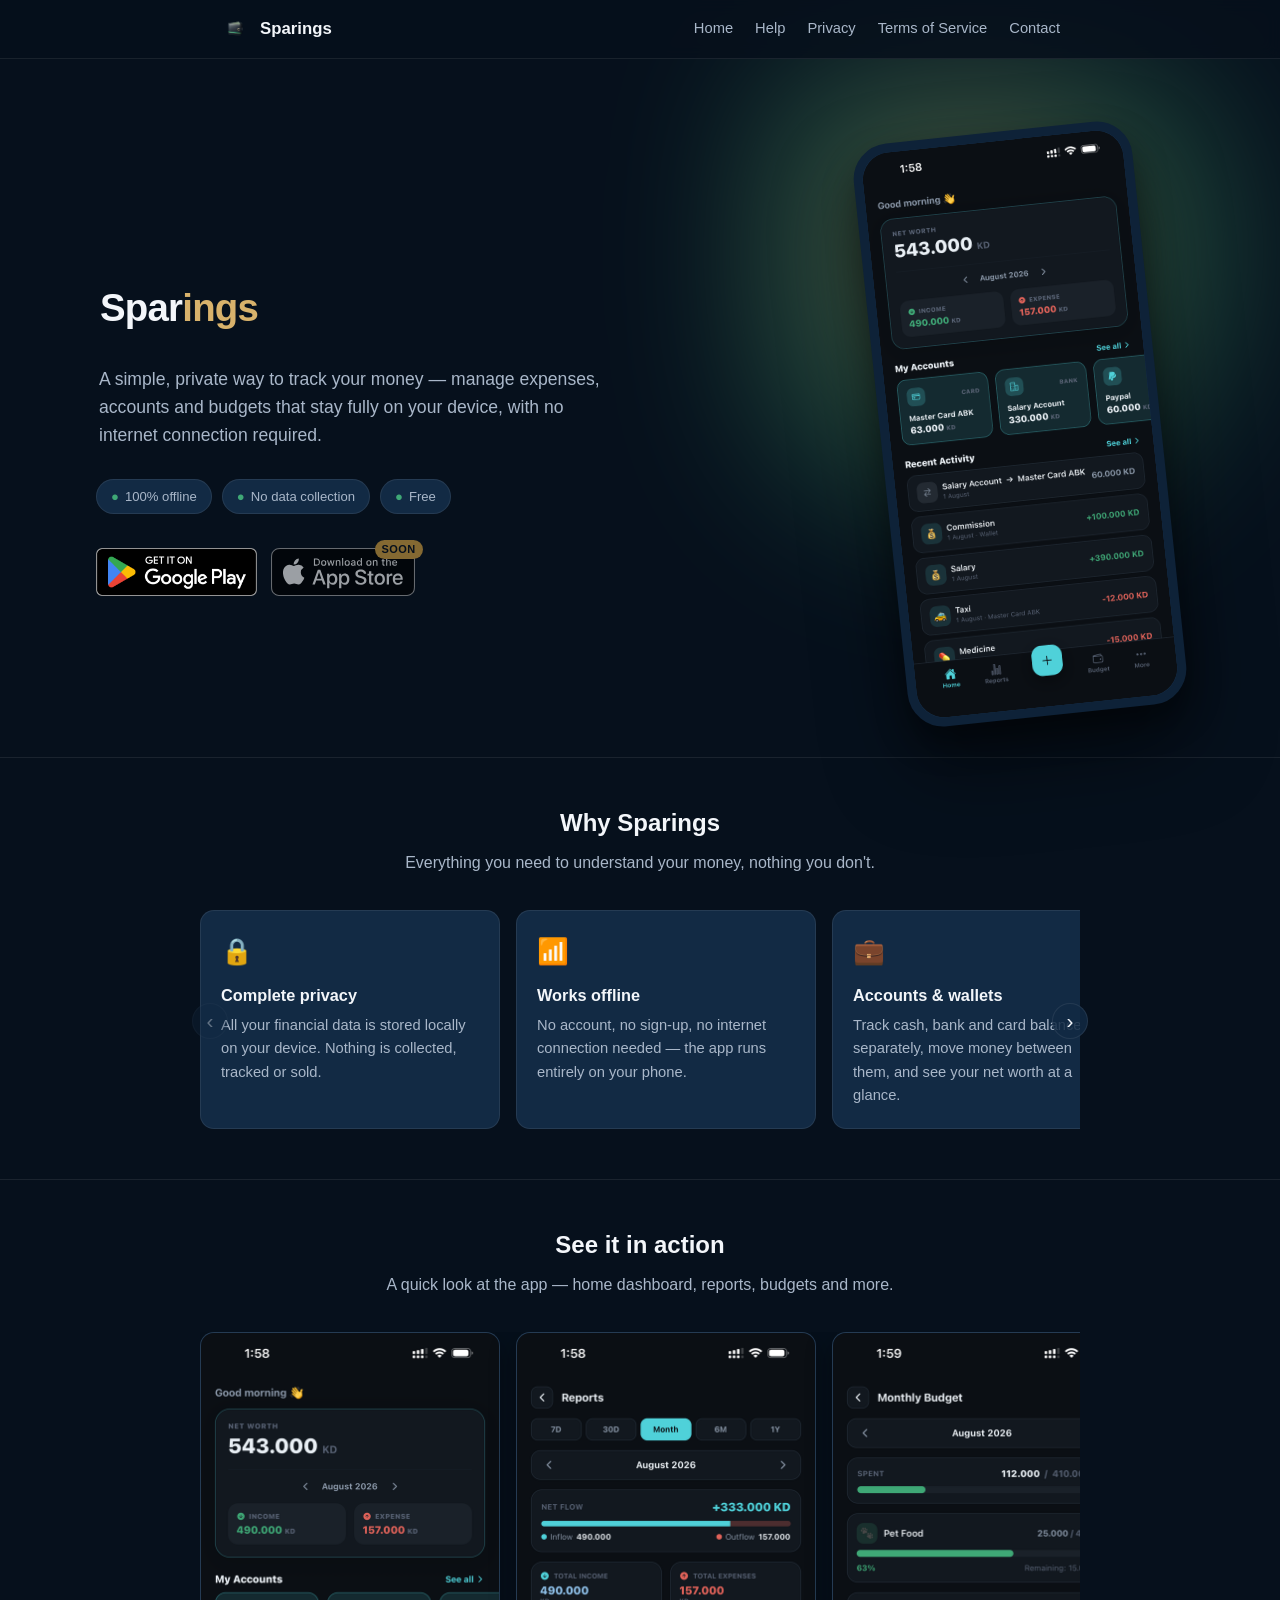
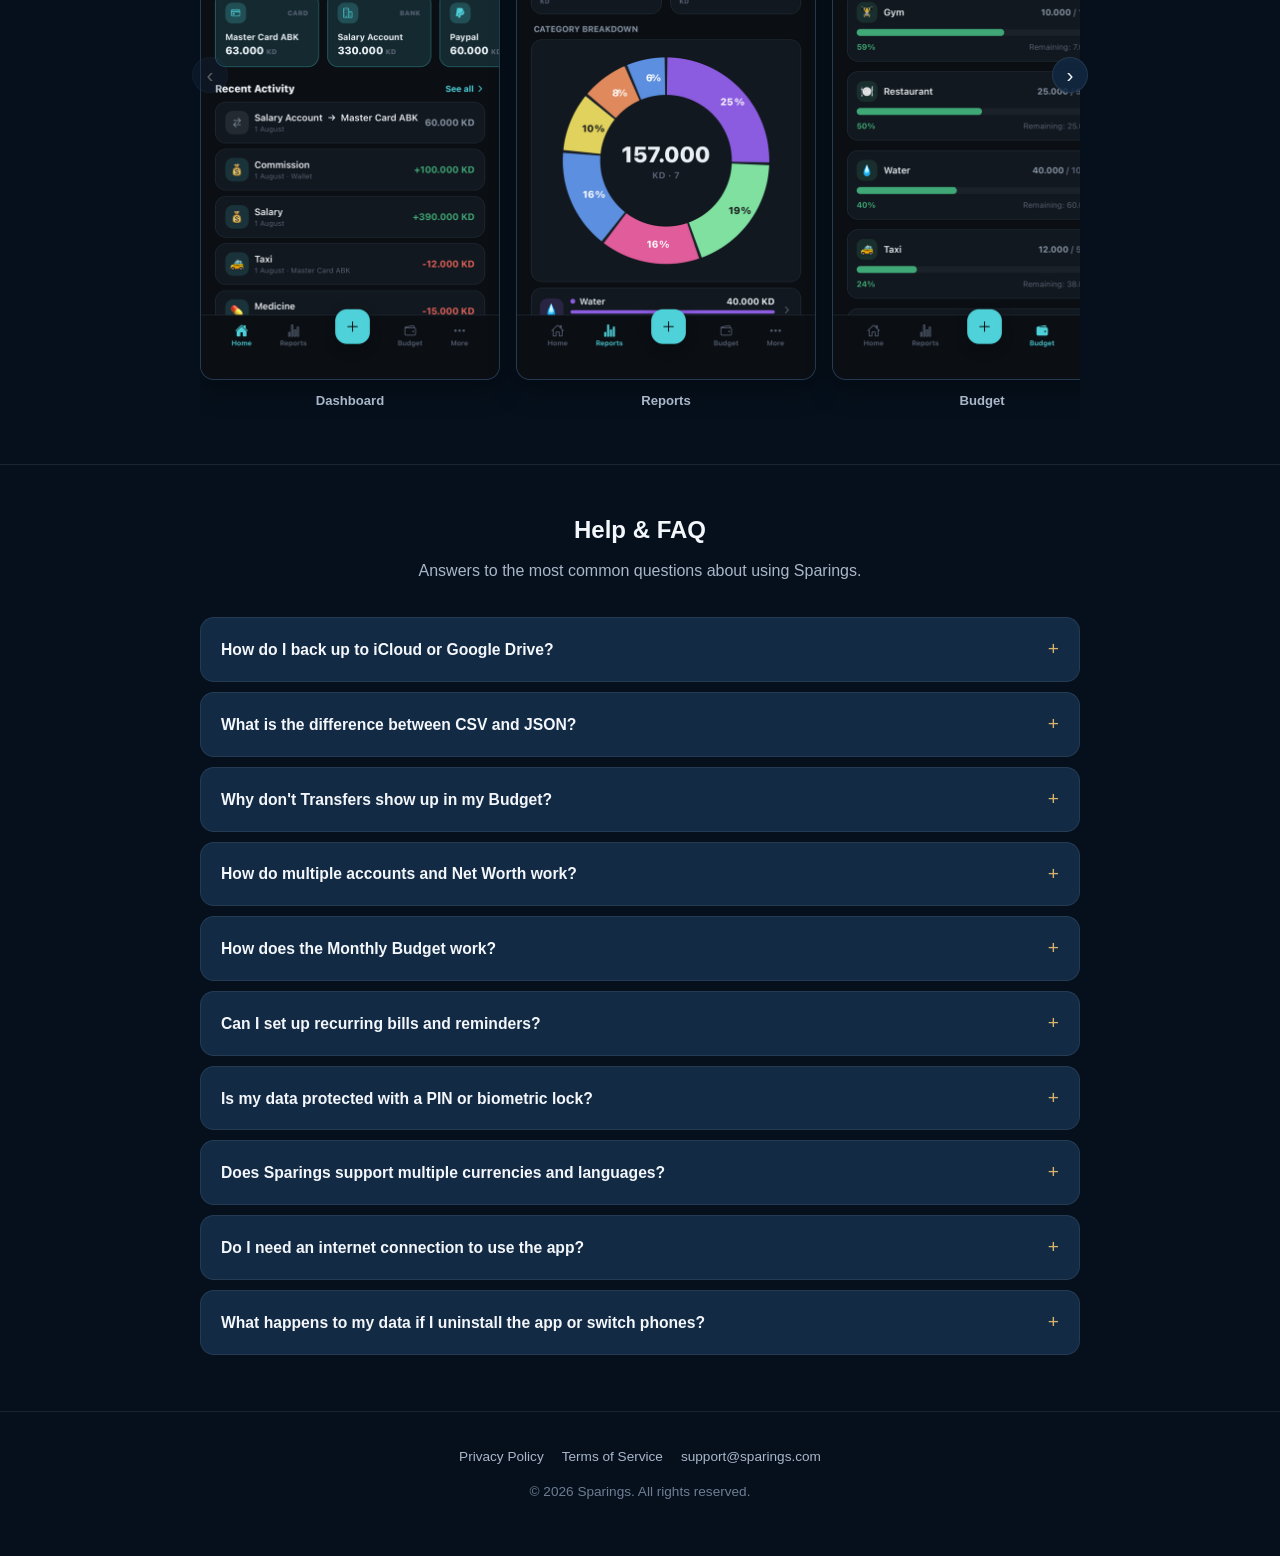
<file: index.html>
<!DOCTYPE html>
<html lang="en">
<head>
<meta charset="UTF-8" />
<meta name="viewport" content="width=device-width, initial-scale=1.0" />
<title>Sparings — Personal Finance, Fully Private</title>
<meta name="description" content="Sparings is a personal finance and expense manager app that works fully offline and keeps every bit of your data on your own device." />
<link rel="canonical" href="https://sparings.com/" />
<link rel="icon" type="image/png" href="assets/favicon.png" />
<link rel="stylesheet" href="styles.css" />
</head>
<body>

<nav class="nav">
  <div class="wrap">
    <a href="/" class="nav-brand">
      <img src="assets/logo.png" alt="Sparings logo" />
      Sparings
    </a>
    <button type="button" class="nav-toggle" id="navToggle" aria-label="Toggle navigation menu" aria-expanded="false" aria-controls="navLinks">
      <span></span>
      <span></span>
      <span></span>
    </button>
    <div class="nav-links" id="navLinks">
      <a href="/">Home</a>
      <a href="#help">Help</a>
      <a href="privacy.html">Privacy</a>
      <a href="terms.html">Terms of Service</a>
      <a href="#contact">Contact</a>
    </div>
  </div>
</nav>

<header class="hero">
  <div class="hero-inner">
    <div class="hero-text">
      <h1>Spar<span class="accent">ings</span></h1>
      <p class="tagline">
        A simple, private way to track your money — manage expenses, accounts and budgets
        that stay fully on your device, with no internet connection required.
      </p>

      <div class="pill-row">
        <span class="pill"><span class="dot">●</span>100% offline</span>
        <span class="pill"><span class="dot">●</span>No data collection</span>
        <span class="pill"><span class="dot">●</span>Free</span>
      </div>

      <div class="download-row">
        <!-- TODO: once Sparings is published and live on Google Play,
             replace this placeholder with the real Play Store listing
             URL, e.g. <a class="store-badge-wrap" href="https://play.google.com/store/apps/details?id=com.sparings.app" target="_blank" rel="noopener"> -->
        <span class="store-badge-wrap" title="Coming soon">
          <img class="store-badge" src="assets/google-play-badge.png" alt="Get it on Google Play" />
        </span>
        <span class="store-badge-wrap store-badge-wrap--soon" title="Coming soon">
          <img class="store-badge" src="assets/app-store-badge.svg" alt="Download on the App Store" />
          <span class="badge-soon-tag">Soon</span>
        </span>
      </div>
    </div>

    <div class="hero-visual">
      <div class="hero-glow" aria-hidden="true"></div>
      <div class="hero-phone">
        <img src="assets/screenshot-home.png" alt="Sparings home dashboard" />
      </div>
    </div>
  </div>
</header>

<section class="block">
  <div class="wrap">
    <h2 class="section-title">Why Sparings</h2>
    <p class="section-sub">Everything you need to understand your money, nothing you don't.</p>
    <div class="feature-grid">
      <div class="feature-card">
        <span class="icon">🔒</span>
        <h3>Complete privacy</h3>
        <p>All your financial data is stored locally on your device. Nothing is collected, tracked or sold.</p>
      </div>
      <div class="feature-card">
        <span class="icon">📶</span>
        <h3>Works offline</h3>
        <p>No account, no sign-up, no internet connection needed — the app runs entirely on your phone.</p>
      </div>
      <div class="feature-card">
        <span class="icon">💼</span>
        <h3>Accounts &amp; wallets</h3>
        <p>Track cash, bank and card balances separately, move money between them, and see your net worth at a glance.</p>
      </div>
      <div class="feature-card">
        <span class="icon">🎯</span>
        <h3>Monthly budgets</h3>
        <p>Set an overall budget or limits per category, and see exactly where you stand for the month.</p>
      </div>
      <div class="feature-card">
        <span class="icon">🔁</span>
        <h3>Scheduled payments</h3>
        <p>Plan recurring bills — daily, weekly, monthly or yearly — so nothing slips through the cracks.</p>
      </div>
      <div class="feature-card">
        <span class="icon">🔐</span>
        <h3>App lock</h3>
        <p>Optional Face ID / fingerprint lock keeps your financial data private even if someone picks up your phone.</p>
      </div>
    </div>
  </div>
</section>

<section class="block">
  <div class="wrap">
    <h2 class="section-title">See it in action</h2>
    <p class="section-sub">A quick look at the app — home dashboard, reports, budgets and more.</p>
    <div class="screenshot-grid">
      <div class="screenshot-card">
        <img src="assets/screenshot-home.png" alt="Sparings home dashboard screenshot" loading="lazy" />
        <span>Dashboard</span>
      </div>
      <div class="screenshot-card">
        <img src="assets/screenshot-reports.png" alt="Sparings reports screenshot" loading="lazy" />
        <span>Reports</span>
      </div>
      <div class="screenshot-card">
        <img src="assets/screenshot-budget.png" alt="Sparings monthly budget screenshot" loading="lazy" />
        <span>Budget</span>
      </div>
      <div class="screenshot-card">
        <img src="assets/screenshot-add.png" alt="Sparings quick add transaction screenshot" loading="lazy" />
        <span>Quick Add</span>
      </div>
      <div class="screenshot-card">
        <img src="assets/screenshot-accounts.png" alt="Sparings accounts and wallets screenshot" loading="lazy" />
        <span>Accounts</span>
      </div>
      <div class="screenshot-card">
        <img src="assets/screenshot-premium.png" alt="Sparings Premium screenshot" loading="lazy" />
        <span>Premium</span>
      </div>
    </div>
  </div>
</section>

<section class="block" id="help">
  <div class="wrap">
    <h2 class="section-title">Help &amp; FAQ</h2>
    <p class="section-sub">Answers to the most common questions about using Sparings.</p>

    <details class="faq-item">
      <summary>How do I back up to iCloud or Google Drive?</summary>
      <div class="faq-answer">
        Tap "Backup App Data (JSON)" in Settings, then choose "Save to Files" (iOS) or "Google Drive" (Android) from the share menu.
      </div>
    </details>

    <details class="faq-item">
      <summary>What is the difference between CSV and JSON?</summary>
      <div class="faq-answer">
        CSV is an Excel file for you to read and print. JSON is a code file the app uses to safely restore your exact accounts, budgets and settings. A CSV file cannot be imported back.
      </div>
    </details>

    <details class="faq-item">
      <summary>Why don't Transfers show up in my Budget?</summary>
      <div class="faq-answer">
        A transfer only moves money between your own wallets (for example, Bank to Cash). It is not an expense, so it never affects your monthly budget or reports.
      </div>
    </details>

    <details class="faq-item">
      <summary>How do multiple accounts and Net Worth work?</summary>
      <div class="faq-answer">
        You can add as many accounts as you like — bank, cash, cards or any custom wallet — and track each one's balance separately. Your Net Worth is simply the sum of every account's balance, shown live on the Home dashboard.
      </div>
    </details>

    <details class="faq-item">
      <summary>How does the Monthly Budget work?</summary>
      <div class="faq-answer">
        You can set one overall monthly spending limit, and optionally separate limits per category (like Groceries or Transport). Sparings tracks your progress against each limit as you log expenses through the month.
      </div>
    </details>

    <details class="faq-item">
      <summary>Can I set up recurring bills and reminders?</summary>
      <div class="faq-answer">
        Yes. Scheduled Payments let you set up a bill once — daily, weekly, monthly or yearly — and it will automatically appear as an upcoming transaction in your Records each time it's due.
      </div>
    </details>

    <details class="faq-item">
      <summary>Is my data protected with a PIN or biometric lock?</summary>
      <div class="faq-answer">
        Yes. You can enable App Lock in Settings to require Face ID, fingerprint, or your device passcode before Sparings opens, on top of your device's own lock screen.
      </div>
    </details>

    <details class="faq-item">
      <summary>Does Sparings support multiple currencies and languages?</summary>
      <div class="faq-answer">
        Yes. Choose from over 150 currencies and 15 languages (including full right-to-left support for Arabic and Urdu) from Settings at any time.
      </div>
    </details>

    <details class="faq-item">
      <summary>Do I need an internet connection to use the app?</summary>
      <div class="faq-answer">
        No. Sparings works completely offline. An internet connection is only ever used if you choose to back up your data to your own personal cloud storage (like Google Drive or iCloud) — that step is entirely optional and initiated by you.
      </div>
    </details>

    <details class="faq-item">
      <summary>What happens to my data if I uninstall the app or switch phones?</summary>
      <div class="faq-answer">
        Since all data lives only on your device, uninstalling the app or switching phones without a backup will remove it permanently. We recommend regularly creating a JSON backup (Settings → Data &amp; Backup) so you can restore everything on a new device.
      </div>
    </details>

  </div>
</section>

<footer id="contact">
  <div class="wrap">
    <div class="footer-links">
      <a href="privacy.html">Privacy Policy</a>
      <a href="terms.html">Terms of Service</a>
      <a href="mailto:support@sparings.com">support@sparings.com</a>
    </div>
    <p>© 2026 Sparings. All rights reserved.</p>
  </div>
</footer>

<script>
  (function () {
    var navToggle = document.getElementById("navToggle");
    var navLinks = document.getElementById("navLinks");
    if (!navToggle || !navLinks) return;

    function closeMenu() {
      navLinks.classList.remove("open");
      navToggle.setAttribute("aria-expanded", "false");
    }

    function toggleMenu() {
      var isOpen = navLinks.classList.toggle("open");
      navToggle.setAttribute("aria-expanded", isOpen ? "true" : "false");
    }

    navToggle.addEventListener("click", function (e) {
      e.stopPropagation();
      toggleMenu();
    });

    navLinks.addEventListener("click", function (e) {
      if (e.target.tagName === "A") closeMenu();
    });

    document.addEventListener("click", function (e) {
      if (!navLinks.contains(e.target) && !navToggle.contains(e.target)) {
        closeMenu();
      }
    });
  })();

  // Desktop prev/next arrows for the "Why Sparings" and "See it in action"
  // sliders — mobile keeps pure touch-swipe (arrows are hidden by CSS
  // below the site's existing 900px breakpoint).
  (function () {
    var tracks = document.querySelectorAll(".feature-grid, .screenshot-grid");

    tracks.forEach(function (track) {
      var wrap = document.createElement("div");
      wrap.className = "slider-wrap";
      track.parentNode.insertBefore(wrap, track);
      wrap.appendChild(track);

      var prevBtn = document.createElement("button");
      prevBtn.type = "button";
      prevBtn.className = "slider-arrow slider-arrow-prev";
      prevBtn.setAttribute("aria-label", "Scroll left");
      prevBtn.innerHTML = "&#8249;";

      var nextBtn = document.createElement("button");
      nextBtn.type = "button";
      nextBtn.className = "slider-arrow slider-arrow-next";
      nextBtn.setAttribute("aria-label", "Scroll right");
      nextBtn.innerHTML = "&#8250;";

      wrap.appendChild(prevBtn);
      wrap.appendChild(nextBtn);

      function step(dir) {
        var card = track.querySelector(".feature-card, .screenshot-card");
        var gap = parseFloat(getComputedStyle(track).columnGap) || 0;
        var amount = card ? card.getBoundingClientRect().width + gap : track.clientWidth * 0.8;
        track.scrollBy({ left: dir * amount, behavior: "smooth" });
      }

      prevBtn.addEventListener("click", function () { step(-1); });
      nextBtn.addEventListener("click", function () { step(1); });

      function updateArrows() {
        var maxScroll = track.scrollWidth - track.clientWidth - 1;
        prevBtn.disabled = track.scrollLeft <= 0;
        nextBtn.disabled = track.scrollLeft >= maxScroll;
      }

      track.addEventListener("scroll", updateArrows);
      window.addEventListener("resize", updateArrows);
      updateArrows();
    });
  })();
</script>

</body>
</html>
</file>
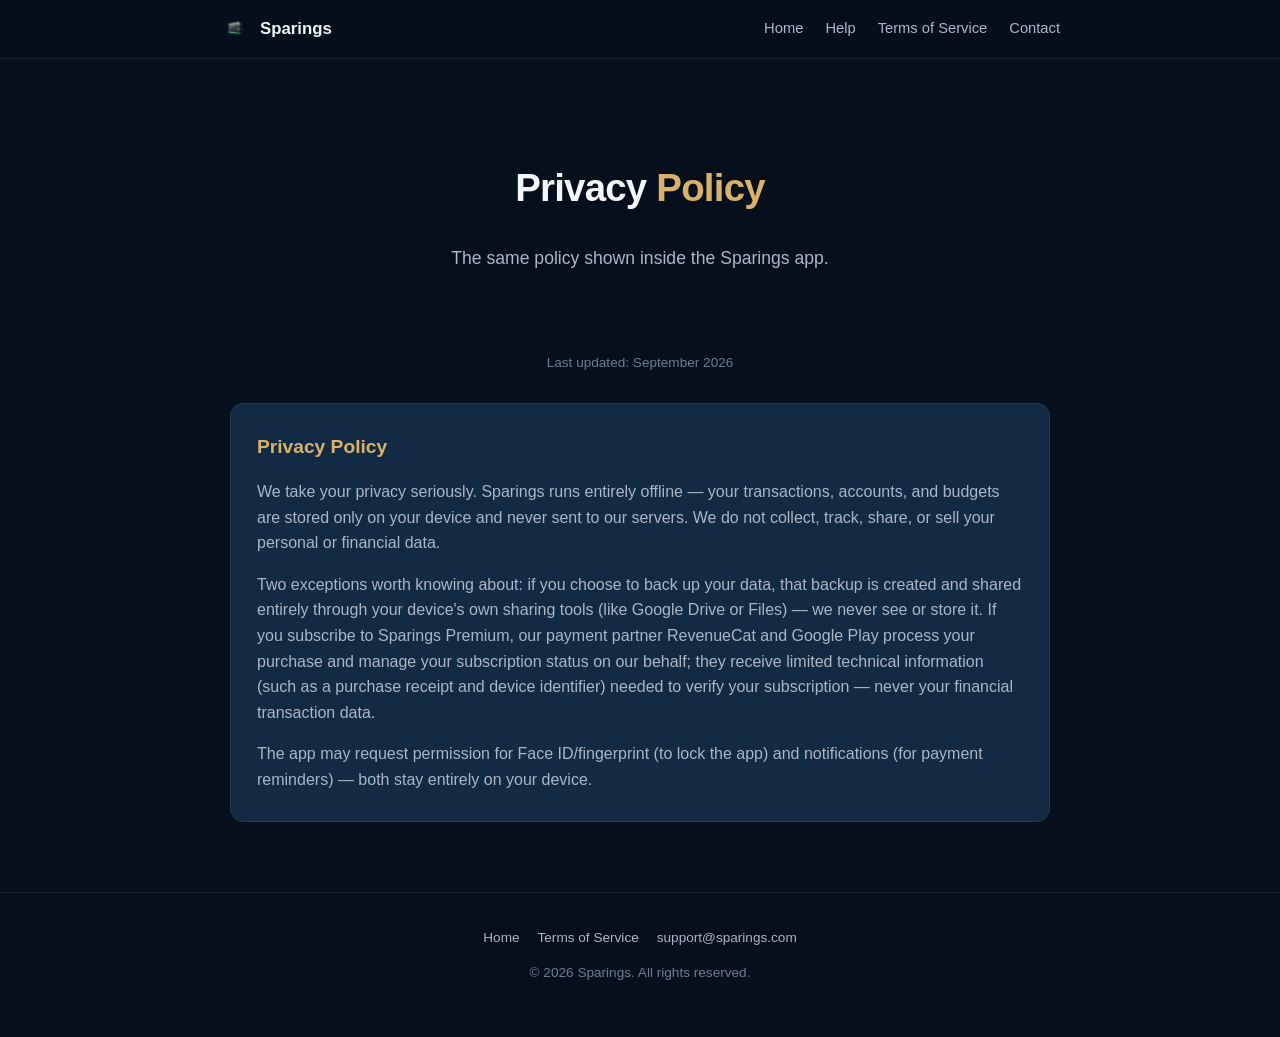
<file: privacy.html>
<!DOCTYPE html>
<html lang="en">
<head>
<meta charset="UTF-8" />
<meta name="viewport" content="width=device-width, initial-scale=1.0" />
<title>Privacy Policy — Sparings</title>
<meta name="description" content="Sparings privacy policy: the app works fully offline and all financial data stays on your device." />
<link rel="icon" type="image/png" href="assets/favicon.png" />
<link rel="stylesheet" href="styles.css" />
</head>
<body>

<nav class="nav">
  <div class="wrap">
    <a href="/" class="nav-brand">
      <img src="assets/logo.png" alt="Sparings logo" />
      Sparings
    </a>
    <div class="nav-links">
      <a href="/">Home</a>
      <a href="index.html#help">Help</a>
      <a href="terms.html">Terms of Service</a>
      <a href="index.html#contact">Contact</a>
    </div>
  </div>
</nav>

<header class="hero" style="padding-bottom: 20px;">
  <h1>Privacy <span class="accent">Policy</span></h1>
  <p class="tagline">The same policy shown inside the Sparings app.</p>
</header>

<section class="block" style="border-top: none;">
  <div class="wrap">
    <p class="updated-note">Last updated: September 2026</p>

    <div class="policy-block">
      <h2>Privacy Policy</h2>
      <p>
        We take your privacy seriously. Sparings runs entirely offline — your transactions, accounts,
        and budgets are stored only on your device and never sent to our servers. We do not collect,
        track, share, or sell your personal or financial data.
      </p>
      <p>
        Two exceptions worth knowing about: if you choose to back up your data, that backup is created
        and shared entirely through your device's own sharing tools (like Google Drive or Files) — we
        never see or store it. If you subscribe to Sparings Premium, our payment partner RevenueCat and
        Google Play process your purchase and manage your subscription status on our behalf; they
        receive limited technical information (such as a purchase receipt and device identifier) needed
        to verify your subscription — never your financial transaction data.
      </p>
      <p>
        The app may request permission for Face ID/fingerprint (to lock the app) and notifications (for
        payment reminders) — both stay entirely on your device.
      </p>
    </div>

    <!-- Arabic translation — hidden for now (site/app are English-only
         until the full localization pass after launch). Restore this
         block, and the "in English and Arabic" subtitle wording, then.
    <div class="policy-block rtl" lang="ar">
      <h2>سياسة الخصوصية</h2>
      <p>
        نأخذ خصوصيتك على محمل الجد. يعمل تطبيق Sparings بالكامل دون اتصال بالإنترنت — يتم تخزين
        معاملاتك وحساباتك وميزانياتك على جهازك فقط، ولا تُرسل أبدًا إلى خوادمنا. نحن لا نقوم بجمع أو
        تتبّع أو مشاركة أو بيع أي من بياناتك الشخصية أو المالية.
      </p>
      <p>
        هناك استثناءان يستحقان المعرفة: إذا اخترت عمل نسخة احتياطية لبياناتك، يتم إنشاؤها ومشاركتها
        بالكامل عبر أدوات المشاركة الخاصة بجهازك (مثل Google Drive أو تطبيق الملفات) — نحن لا نراها
        ولا نخزّنها إطلاقًا. أما إذا اشتركت في Sparings Premium، فإن شريكنا في الدفع RevenueCat وشركة
        Google Play يقومان بمعالجة عملية الشراء وإدارة حالة اشتراكك نيابةً عنا؛ ويحصلان على معلومات
        تقنية محدودة (مثل إيصال الشراء ومُعرّف الجهاز) اللازمة للتحقق من اشتراكك — ولا يحصلان أبدًا
        على بيانات معاملاتك المالية.
      </p>
      <p>
        قد يطلب التطبيق إذنًا لاستخدام بصمة الوجه/الإصبع (لقفل التطبيق) والإشعارات (لتذكيرك بالمدفوعات)
        — وكلاهما يبقى بالكامل على جهازك.
      </p>
    </div>
    -->
  </div>
</section>

<footer id="contact">
  <div class="wrap">
    <div class="footer-links">
      <a href="/">Home</a>
      <a href="terms.html">Terms of Service</a>
      <a href="mailto:support@sparings.com">support@sparings.com</a>
    </div>
    <p>© 2026 Sparings. All rights reserved.</p>
  </div>
</footer>

</body>
</html>
</file>
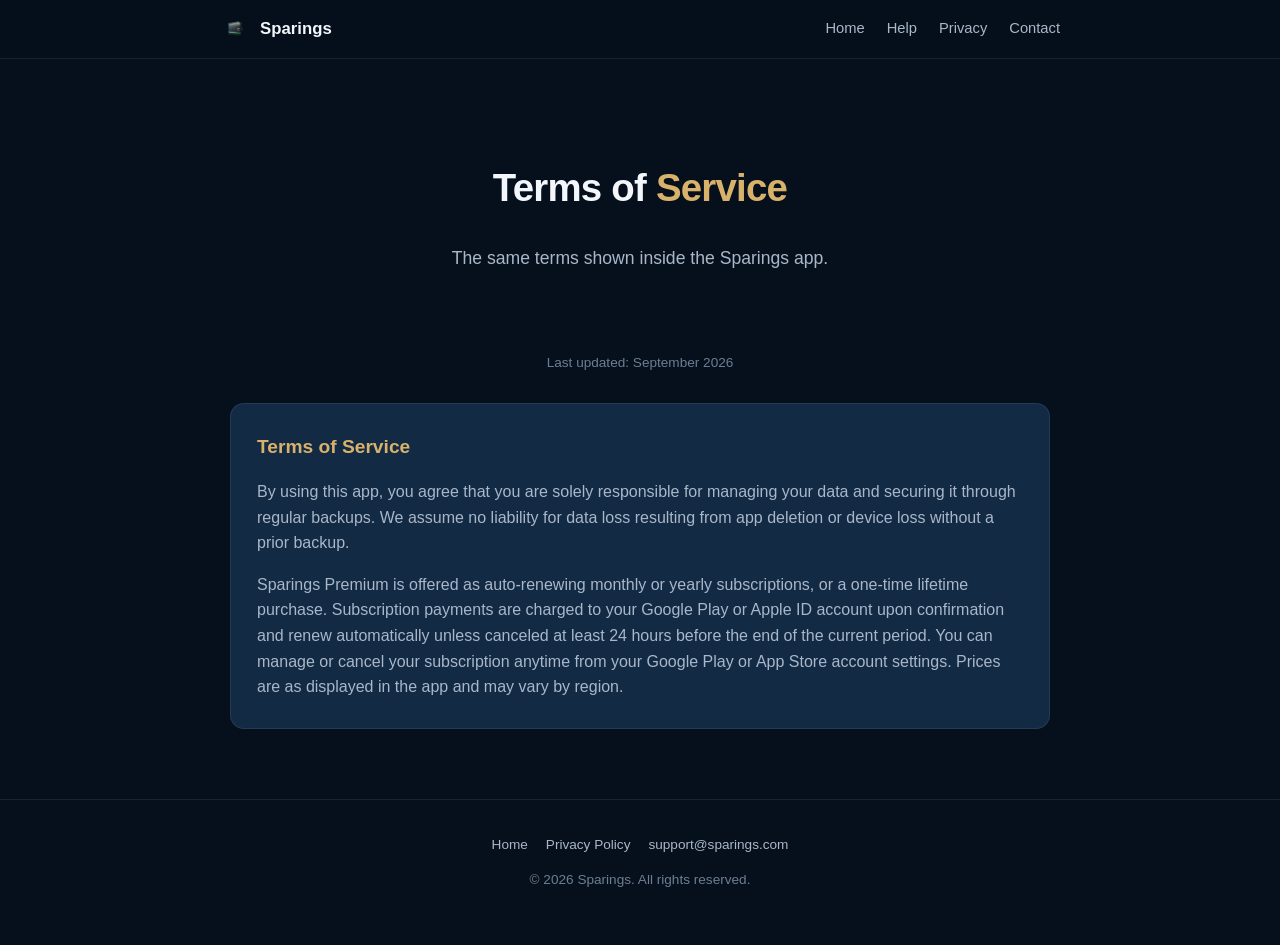
<file: terms.html>
<!DOCTYPE html>
<html lang="en">
<head>
<meta charset="UTF-8" />
<meta name="viewport" content="width=device-width, initial-scale=1.0" />
<title>Terms of Service — Sparings</title>
<meta name="description" content="Sparings terms of service: data responsibility, backups, and how Sparings Premium subscriptions work." />
<link rel="icon" type="image/png" href="assets/favicon.png" />
<link rel="stylesheet" href="styles.css" />
</head>
<body>

<nav class="nav">
  <div class="wrap">
    <a href="/" class="nav-brand">
      <img src="assets/logo.png" alt="Sparings logo" />
      Sparings
    </a>
    <div class="nav-links">
      <a href="/">Home</a>
      <a href="index.html#help">Help</a>
      <a href="privacy.html">Privacy</a>
      <a href="index.html#contact">Contact</a>
    </div>
  </div>
</nav>

<header class="hero" style="padding-bottom: 20px;">
  <h1>Terms of <span class="accent">Service</span></h1>
  <p class="tagline">The same terms shown inside the Sparings app.</p>
</header>

<section class="block" style="border-top: none;">
  <div class="wrap">
    <p class="updated-note">Last updated: September 2026</p>

    <div class="policy-block">
      <h2>Terms of Service</h2>
      <p>
        By using this app, you agree that you are solely responsible for managing your data and
        securing it through regular backups. We assume no liability for data loss resulting from app
        deletion or device loss without a prior backup.
      </p>
      <p>
        Sparings Premium is offered as auto-renewing monthly or yearly subscriptions, or a one-time
        lifetime purchase. Subscription payments are charged to your Google Play or Apple ID account
        upon confirmation and renew automatically unless canceled at least 24 hours before the end of
        the current period. You can manage or cancel your subscription anytime from your Google Play or
        App Store account settings. Prices are as displayed in the app and may vary by region.
      </p>
    </div>

    <!-- Arabic translation — hidden for now (site/app are English-only
         until the full localization pass after launch). Restore this
         block, and the "in English and Arabic" subtitle wording, then.
    <div class="policy-block rtl" lang="ar">
      <h2>شروط الاستخدام</h2>
      <p>
        باستخدامك لهذا التطبيق، فإنك توافق على أنك المسؤول الوحيد عن إدارة بياناتك وتأمينها من خلال
        إجراء نسخ احتياطية بشكل منتظم. نحن لا نتحمّل أي مسؤولية عن فقدان البيانات الناتج عن حذف
        التطبيق أو فقدان الجهاز دون وجود نسخة احتياطية مسبقة.
      </p>
      <p>
        تُقدَّم خدمة Sparings Premium كاشتراك شهري أو سنوي يتجدد تلقائيًا، أو كشراء لمرة واحدة مدى
        الحياة. تُخصم مدفوعات الاشتراك من حساب Google Play أو Apple ID الخاص بك فور التأكيد، ويتجدد
        الاشتراك تلقائيًا ما لم يتم إلغاؤه قبل 24 ساعة على الأقل من نهاية الفترة الحالية. يمكنك إدارة
        اشتراكك أو إلغاؤه في أي وقت من إعدادات حسابك في Google Play أو App Store. الأسعار كما هي
        معروضة داخل التطبيق وقد تختلف حسب المنطقة.
      </p>
    </div>
    -->
  </div>
</section>

<footer id="contact">
  <div class="wrap">
    <div class="footer-links">
      <a href="/">Home</a>
      <a href="privacy.html">Privacy Policy</a>
      <a href="mailto:support@sparings.com">support@sparings.com</a>
    </div>
    <p>© 2026 Sparings. All rights reserved.</p>
  </div>
</footer>

</body>
</html>
</file>
<file: styles.css>
/* Sparings — shared site styles */

:root {
  /* Deepened ~36% in lightness from the original #091A2C, same hue/tone
     (a dark navy-teal), so gold/green accents read with more contrast. */
  --bg: #06101C;
  --bg-alt: #0F2338;
  --card: #122A44;
  --border: rgba(255, 255, 255, 0.08);
  --text-primary: #F3F6FA;
  --text-secondary: #A9B7C9;
  --text-muted: #6D7E93;
  --gold: #D8B26B;
  --green: #3FA876;
  --radius: 14px;
  --max-width: 880px;
}

* {
  box-sizing: border-box;
}

html {
  scroll-behavior: smooth;
}

body {
  margin: 0;
  background: var(--bg);
  color: var(--text-primary);
  font-family: -apple-system, BlinkMacSystemFont, "Segoe UI", Roboto, Helvetica, Arial, sans-serif;
  line-height: 1.6;
  -webkit-font-smoothing: antialiased;
}

a {
  color: var(--green);
  text-decoration: none;
}

a:hover {
  text-decoration: underline;
}

.wrap {
  max-width: var(--max-width);
  margin: 0 auto;
  padding: 0 20px;
}

/* Nav */
.nav {
  border-bottom: 1px solid var(--border);
  /* rgb(6, 16, 28) = --bg — kept as a literal (not var()) so the alpha
     can be applied; update alongside --bg if that value ever changes. */
  background: rgba(6, 16, 28, 0.85);
  backdrop-filter: blur(8px);
  position: sticky;
  top: 0;
  z-index: 10;
}

.nav .wrap {
  display: flex;
  align-items: center;
  justify-content: space-between;
  padding-top: 14px;
  padding-bottom: 14px;
}

.nav-brand {
  display: flex;
  align-items: center;
  gap: 10px;
  font-weight: 700;
  font-size: 1.05rem;
  color: var(--text-primary);
}

.nav-brand:hover {
  text-decoration: none;
}

.nav-brand img {
  width: 30px;
  height: 30px;
}

.nav-links {
  display: flex;
  gap: 22px;
  font-size: 0.92rem;
}

.nav-links a {
  color: var(--text-secondary);
}

.nav-links a:hover {
  color: var(--text-primary);
  text-decoration: none;
}

/* Nav — mobile hamburger toggle, hidden on desktop */
.nav-toggle {
  display: none;
  flex-direction: column;
  justify-content: center;
  align-items: center;
  gap: 4px;
  width: 34px;
  height: 34px;
  padding: 0;
  background: transparent;
  border: 1px solid var(--border);
  border-radius: 8px;
  cursor: pointer;
}

.nav-toggle span {
  display: block;
  width: 16px;
  height: 2px;
  background: var(--text-primary);
  border-radius: 2px;
}

/* Same breakpoint as .hero-inner's mobile layout below */
@media (max-width: 900px) {
  .nav-toggle {
    display: flex;
  }

  .nav-links {
    display: none;
    position: absolute;
    top: 100%;
    left: 0;
    right: 0;
    flex-direction: column;
    gap: 0;
    background: var(--bg-alt);
    border-bottom: 1px solid var(--border);
  }

  .nav-links.open {
    display: flex;
  }

  .nav-links a {
    padding: 14px 20px;
    border-top: 1px solid var(--border);
  }
}

/* Hero */
.hero {
  text-align: center;
  /* Bottom padding kept modest on purpose — section.block already adds its
     own 46px top padding right after, so the two stack into the visible gap
     before the next heading. Don't raise this much without accounting for
     that combined total. */
  padding: 72px 20px 40px;
}

.hero img.logo {
  width: 96px;
  height: 96px;
  margin-bottom: 22px;
  filter: drop-shadow(0 6px 18px rgba(0, 0, 0, 0.35));
}

.hero h1 {
  font-size: 2.4rem;
  margin: 1 0 12px;
  letter-spacing: -0.02em;
}

.hero .accent {
  color: var(--gold);
}

.hero p.tagline {
  color: var(--text-secondary);
  font-size: 1.1rem;
  max-width: 520px;
  margin: 0 auto 30px;
  margin-left: -1px;
}

/* Privacy/Terms pages only — <p class="tagline"> sits directly under
   <header class="hero"> here (no .hero-inner/.hero-text wrapper like the
   homepage), so the rule above's margin-left:-1px leaves margin-right at
   its default "auto" with nothing to balance it against, which pins the
   whole line to the left instead of centering it. Higher-specificity
   direct-child selector restores centering without touching the homepage. */
header.hero > p.tagline {
  text-align: center;
  max-width: 600px;
  margin: 0 auto;
}

/* Hero layout — two columns on wide screens (copy left, floating phone
   right); privacy.html/terms.html's plain text-only .hero (no .hero-inner)
   is untouched by any of this and keeps the simple centered rules above. */
.hero-inner {
  max-width: 1080px;
  margin: 0 auto;
  display: flex;
  align-items: center;
  justify-content: center;
  gap: 56px;
}

.hero-text {
  flex: 1 1 420px;
  text-align: left;
}

.hero-text .tagline {
  margin: 0 0 30px;
}

.hero-text .pill-row,
.hero-text .download-row {
  justify-content: flex-start;
  margin-left: -4px;
}

.pill-row {
  display: flex;
  justify-content: center;
  gap: 10px;
  flex-wrap: wrap;
  margin-bottom: 34px;
}

.pill {
  border: 1px solid var(--border);
  background: var(--card);
  color: var(--text-secondary);
  font-size: 0.82rem;
  padding: 6px 14px;
  border-radius: 999px;
}

.pill .dot {
  color: var(--green);
  margin-inline-end: 6px;
}

/* Download buttons — official store badge artwork */
.download-row {
  display: flex;
  justify-content: center;
  gap: 14px;
  flex-wrap: wrap;
}

.store-badge-wrap {
  display: inline-block;
  /* Google Play badge: no live listing yet, but nothing marks it
     unavailable (that's App Store-only, via --soon below), so it should
     read as a normal clickable link. */
  cursor: pointer;
  user-select: none;
}

.store-badge-wrap .store-badge {
  /* Same explicit height on both badges, width left to follow each
     logo's own natural aspect ratio. Both source files are now trimmed
     to a tight bounding box around their visible black badge shape (no
     transparent canvas padding), so the rendered img box IS the visible
     badge — no hidden margin to throw off the match. */
  display: block;
  height: 48px;
  width: auto;
}

@media (max-width: 900px) {
  .download-row {
    flex-direction: row;
    gap: 12px;
  }

  /* ~28% smaller than the desktop-fix's 64px, so both badges sit on one
     row without wrapping even at 375px — still the same explicit-height
     approach, so they stay equal to each other. */
  .store-badge-wrap .store-badge {
    height: 46px;
    width: auto;
  }
}

/* App Store badge only — iOS isn't available yet. Google Play's own
   .store-badge-wrap is untouched (still full opacity, no "Soon" tag). */
.store-badge-wrap--soon {
  position: relative;
  opacity: 0.6;
  pointer-events: none;
}

.badge-soon-tag {
  position: absolute;
  top: -8px;
  right: -8px;
  /* Explicit gold per spec (#d9a441) — a touch warmer/more saturated
     than the --gold token (#D8B26B) used elsewhere; dark navy text via
     --bg for contrast, same as the page background. */
  background: #d9a441;
  color: var(--bg);
  font-size: 11px;
  font-weight: 700;
  text-transform: uppercase;
  letter-spacing: 0.04em;
  line-height: 1.4;
  padding: 2px 7px;
  border-radius: 999px;
}

/* Hero visual — a floating "phone" (pure CSS frame, no external art) tilted
   slightly, with an asymmetric ambient glow behind it. Right column on wide
   screens; see the @media block below for the stacked/centered phone-only
   mobile version. */
.hero-visual {
  position: relative;
  flex: 0 0 auto;
  width: 320px;
  display: flex;
  justify-content: center;
}

.hero-glow {
  position: absolute;
  width: 500px;
  height: 500px;
  top: -70px;
  left: -100px;
  background: radial-gradient(circle at 42% 38%, var(--gold) 0%, var(--green) 48%, transparent 72%);
  filter: blur(80px);
  opacity: 0.4;
  z-index: 0;
  pointer-events: none;
}

.hero-phone {
  position: relative;
  z-index: 1;
  width: 280px;
  border-radius: 36px;
  /* --card mixed with --bg — a shade darker than the card surface, reading
     as a physical device bezel rather than another UI card. */
  border: 9px solid #0e2238;
  box-shadow: 0 40px 80px rgba(0, 0, 0, 0.5), 0 16px 32px rgba(0, 0, 0, 0.35);
  overflow: hidden;
  transform: rotate(-6deg);
  background: var(--card);
}

.hero-phone img {
  display: block;
  width: 100%;
  border-radius: 28px;
}

@media (max-width: 900px) {
  .hero-inner {
    flex-direction: column;
    gap: 44px;
  }

  .hero-text {
    text-align: center;
  }

  .hero-text .tagline {
    margin: 0 auto 30px;
  }

  .hero-text .pill-row,
  .hero-text .download-row {
    justify-content: center;
  }

  .hero-visual {
    width: 100%;
    /* Phone appears first on mobile — DOM order (heading first) is
       untouched for accessibility/SEO; this is purely a visual reorder. */
    order: -1;
  }

  .hero-phone {
    width: 200px;
  }

  .hero-glow {
    width: 320px;
    height: 320px;
    top: -25px;
    left: 50%;
    transform: translateX(-58%);
  }
}

/* Sections */
section.block {
  padding: 46px 20px;
  border-top: 1px solid var(--border);
}

section.block .wrap {
  padding: 0;
}

.section-title {
  font-size: 1.5rem;
  margin: 0 0 8px;
  text-align: center;
}

.section-sub {
  color: var(--text-secondary);
  text-align: center;
  margin: 0 auto 34px;
  max-width: 520px;
}

/* Horizontal scroll-snap sliders — shared track/card mechanics for
   "Why Sparings" and "See it in action" at ALL widths, so the two read as
   one consistent pattern. Each section's own card content (icon/text vs.
   image/label) is styled separately below. */
.feature-grid,
.screenshot-grid {
  display: flex;
  overflow-x: auto;
  scroll-snap-type: x mandatory;
  gap: 16px;
  padding-bottom: 4px;
  -webkit-overflow-scrolling: touch;
  scrollbar-width: none; /* Firefox */
  -ms-overflow-style: none; /* IE/Edge */
}

.feature-grid::-webkit-scrollbar,
.screenshot-grid::-webkit-scrollbar {
  display: none; /* Chrome/Safari — visually hidden, scrolling stays functional */
}

.feature-card,
.screenshot-card {
  flex: 0 0 auto;
  width: min(78vw, 300px);
  scroll-snap-align: start;
}

/* Desktop prev/next slider arrows (injected by JS around each track).
   Mobile keeps pure touch-swipe — hidden below the site's existing 900px
   breakpoint. */
.slider-wrap {
  position: relative;
}

.slider-arrow {
  display: flex;
  align-items: center;
  justify-content: center;
  position: absolute;
  top: 50%;
  transform: translateY(-50%);
  width: 36px;
  height: 36px;
  border-radius: 50%;
  border: 1px solid var(--border);
  /* var(--card) (#122A44) at reduced opacity — a translucent dark disc
     that reads consistently over any card/screenshot underneath it. */
  background: rgba(18, 42, 68, 0.85);
  color: var(--text-primary);
  font-size: 1.3rem;
  line-height: 1;
  cursor: pointer;
  z-index: 2;
  padding: 0;
}

.slider-arrow:hover {
  border-color: var(--gold);
}

.slider-arrow:disabled {
  opacity: 0.35;
  cursor: default;
}

.slider-arrow-prev {
  left: -8px;
}

.slider-arrow-next {
  right: -8px;
}

@media (max-width: 900px) {
  .slider-arrow {
    display: none;
  }
}

.feature-card {
  background: var(--card);
  border: 1px solid var(--border);
  border-radius: var(--radius);
  padding: 20px;
}

.feature-card .icon {
  font-size: 1.6rem;
  margin-bottom: 10px;
  display: block;
}

.feature-card h3 {
  margin: 0 0 6px;
  font-size: 1.02rem;
}

.feature-card p {
  margin: 0;
  color: var(--text-secondary);
  font-size: 0.92rem;
}

/* Screenshot gallery ("See it in action") — track/card sizing shared with
   .feature-grid above; only this section's own content layout lives here. */
.screenshot-card {
  display: flex;
  flex-direction: column;
  align-items: center;
  gap: 10px;
}

.screenshot-card img {
  display: block;
  width: 100%;
  height: auto;
  border-radius: var(--radius);
  border: 1px solid var(--border);
  background: var(--card);
  box-shadow: 0 10px 26px rgba(0, 0, 0, 0.35);
}

.screenshot-card span {
  font-size: 0.82rem;
  font-weight: 600;
  color: var(--text-secondary);
}

/* FAQ (native <details>) */
.faq-item {
  background: var(--card);
  border: 1px solid var(--border);
  border-radius: var(--radius);
  margin-bottom: 10px;
  overflow: hidden;
}

.faq-item summary {
  list-style: none;
  cursor: pointer;
  padding: 16px 20px;
  font-weight: 600;
  font-size: 0.98rem;
  display: flex;
  align-items: center;
  justify-content: space-between;
  gap: 12px;
}

.faq-item summary::-webkit-details-marker {
  display: none;
}

.faq-item summary::after {
  content: "+";
  color: var(--gold);
  font-size: 1.2rem;
  font-weight: 400;
  flex-shrink: 0;
}

.faq-item[open] summary::after {
  content: "\2212";
}

.faq-item .faq-answer {
  padding: 0 20px 18px;
  color: var(--text-secondary);
  font-size: 0.93rem;
}

/* Privacy / Terms pages */
.policy-block {
  background: var(--card);
  border: 1px solid var(--border);
  border-radius: var(--radius);
  padding: 28px 26px;
  margin-bottom: 24px;
  /* Centered column — the paragraph text inside keeps its own normal
     alignment (left for English, right for .rtl); only the card itself
     is constrained/centered. */
  max-width: 820px;
  margin-left: auto;
  margin-right: auto;
}

.policy-block h2 {
  margin-top: 0;
  font-size: 1.2rem;
  color: var(--gold);
}

.policy-block p {
  color: var(--text-secondary);
  margin-bottom: 14px;
}

.policy-block p:last-child {
  margin-bottom: 0;
}

.policy-block.rtl {
  direction: rtl;
  text-align: right;
}

.updated-note {
  color: var(--text-muted);
  font-size: 0.85rem;
  text-align: center;
  margin-bottom: 30px;
}

/* Footer */
footer {
  border-top: 1px solid var(--border);
  padding: 34px 20px 40px;
  text-align: center;
  color: var(--text-muted);
  font-size: 0.85rem;
}

footer a {
  color: var(--text-secondary);
}

footer .footer-links {
  margin-bottom: 12px;
  display: flex;
  justify-content: center;
  gap: 18px;
  flex-wrap: wrap;
}

footer .footer-links a {
  color: var(--text-secondary);
}
</file>
